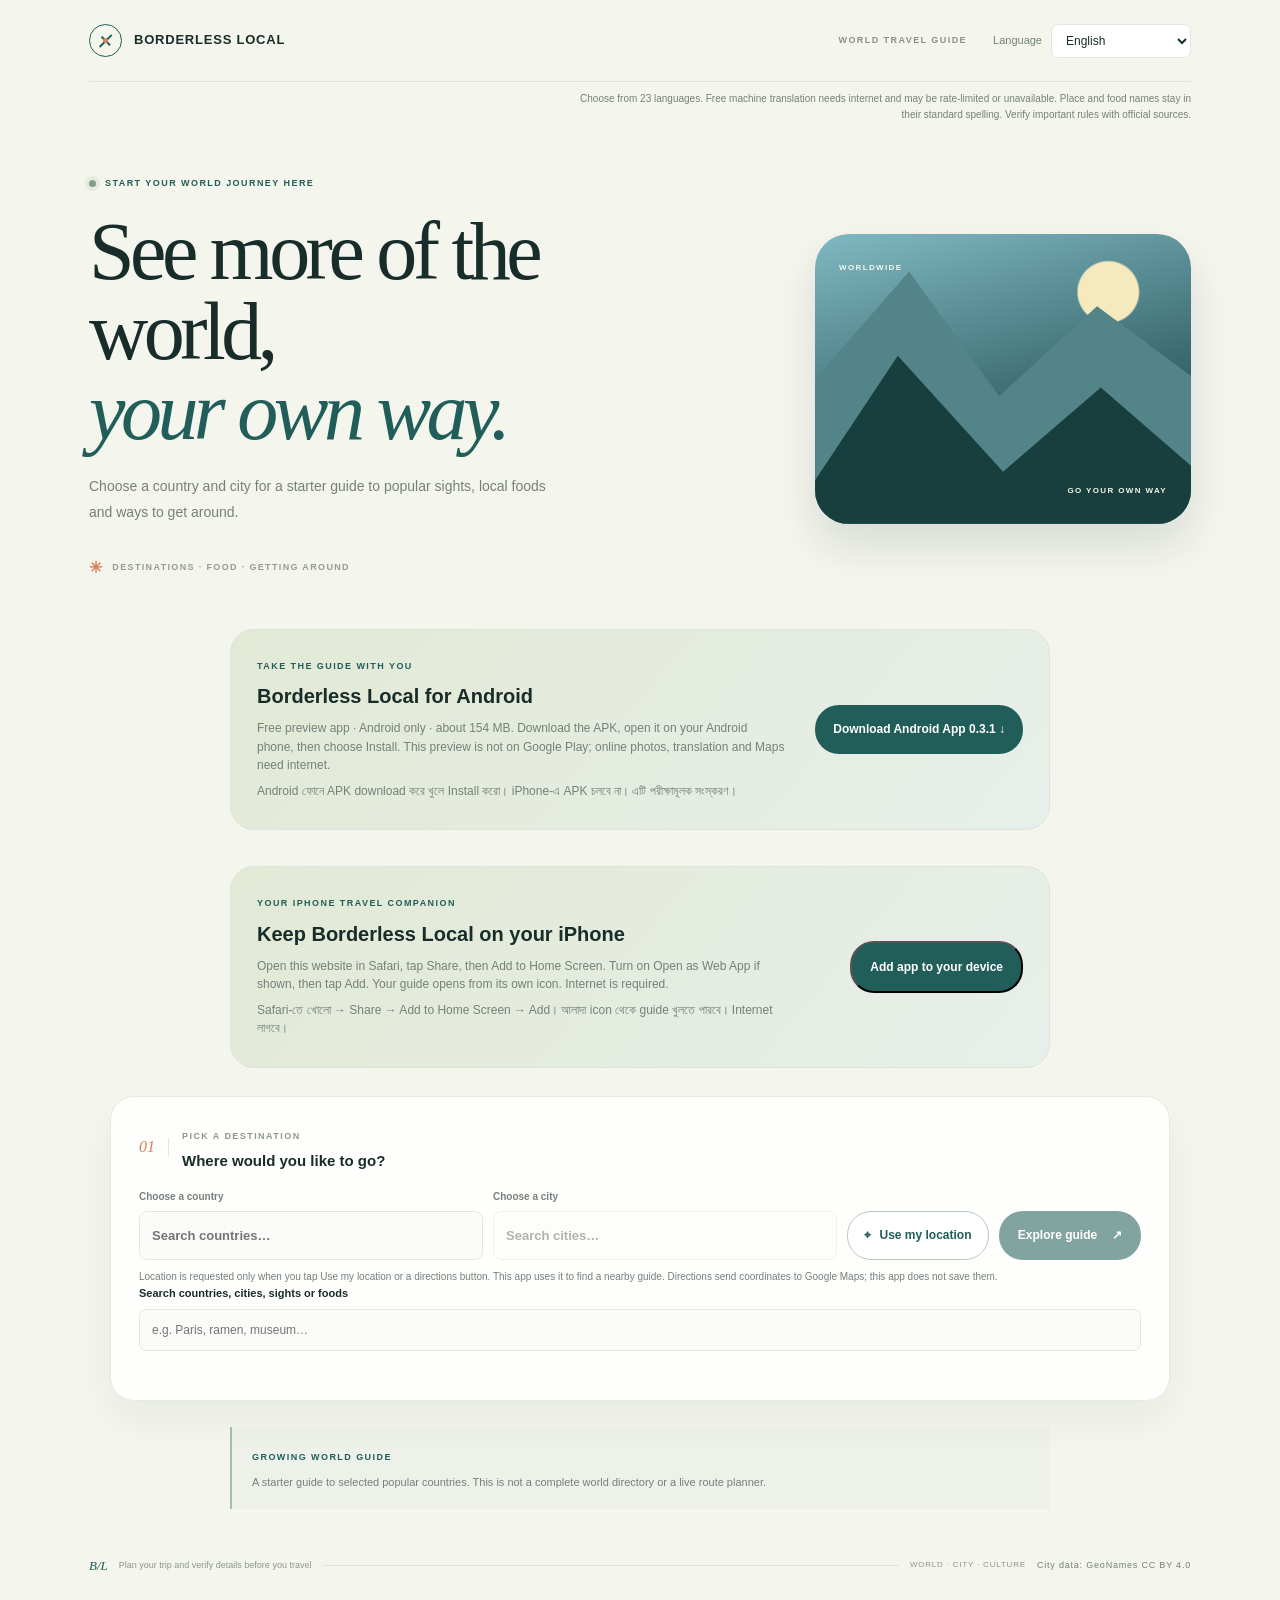
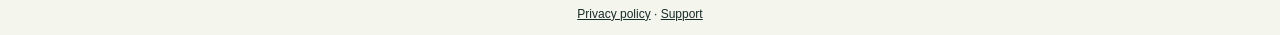
<file: src/main/resources/web/index.html>
<!doctype html>
<html lang="en">
<head>
  <meta charset="utf-8">
  <meta name="viewport" content="width=device-width, initial-scale=1">
  <meta name="theme-color" content="#f3f5ef">
  <meta name="description" content="Explore destination guides, local food, getting around and location-based directions around the world.">
  <title>Borderless Local — World Travel Guide</title>
  <link rel="stylesheet" href="styles.css?v=travel-092">
  <script src="cities500.js?v=local-guides-4" defer></script>
  <script src="script.js?v=local-guides-4" defer></script>
  <link rel="manifest" href="manifest.webmanifest">
  <link rel="apple-touch-icon" href="apple-touch-icon.png">
  <meta name="apple-mobile-web-app-capable" content="yes">
  <meta name="apple-mobile-web-app-title" content="Borderless Local">
  <meta name="apple-mobile-web-app-status-bar-style" content="default">
  <script src="install.js?v=install-fix-2" defer></script>
</head>
<body>
  <main class="shell">
    <header class="topbar">
      <a class="brand" href="./" aria-label="Borderless Local home">
        <span class="brand-mark" aria-hidden="true"><span></span></span>
        <span class="brand-name">Borderless <b>Local</b></span>
      </a>
      <div class="header-tools">
        <span class="header-note" id="header-note">WORLD TRAVEL GUIDE</span>
        <label class="language-wrap"><span id="language-label">ভাষা</span>
          <select id="language" aria-labelledby="language-label">
            <option value="bn">বাংলা</option><option value="en" selected>English</option>
            <option value="ja">日本語</option><option value="my">မြန်မာ</option>
            <option value="zh">中文</option><option value="ko">한국어</option>
            <option value="vi">Tiếng Việt</option><option value="th">ไทย</option>
            <option value="id">Bahasa Indonesia</option><option value="ms">Bahasa Melayu</option>
            <option value="tl">Filipino</option><option value="hi">हिन्दी</option>
            <option value="ur">اردو</option><option value="ar">العربية</option>
            <option value="fr">Français</option><option value="de">Deutsch</option>
            <option value="es">Español</option><option value="pt">Português</option>
            <option value="ru">Русский</option><option value="it">Italiano</option>
            <option value="ne">नेपाली</option><option value="si">සිංහල</option>
            <option value="km">ខ្មែរ</option>
          </select>
        </label>
      </div>
    </header>
    <p class="language-note" id="language-note">Interface is available in English and Bengali. Other language choices currently use English; destination names and guide details are in English.</p>

    <section class="hero">
      <div class="hero-copy">
        <div class="eyebrow"><span class="status-dot"></span><span id="eyebrow-text">START YOUR WORLD JOURNEY HERE</span></div>
        <h1 id="headline">See more of the world,<br><em>your own way.</em></h1>
        <p id="intro">Choose a country and city for a starter guide to popular sights, local foods and ways to get around.</p>
        <div class="hero-footnote"><span class="hero-spark" aria-hidden="true">✳</span> DESTINATIONS · FOOD · GETTING AROUND</div>
      </div>
      <div class="hero-art" aria-hidden="true"><div class="art-orbit orbit-one"></div><div class="art-orbit orbit-two"></div><div class="art-sun"></div><div class="art-pin"><span></span></div><div class="art-label label-top">WORLDWIDE</div><div class="art-label label-bottom">GO YOUR OWN WAY</div><div class="art-line"></div></div>
    </section>

    <section class="android-download" aria-label="Download Android app">
      <div><span class="eyebrow">TAKE THE GUIDE WITH YOU</span><h2>Borderless Local for Android</h2><p>Free preview app · Android only · about 154 MB. Download the APK, open it on your Android phone, then choose Install. This preview is not on Google Play; online photos, translation and Maps need internet.</p><p lang="bn">Android ফোনে APK download করে খুলে Install করো। iPhone-এ APK চলবে না। এটি পরীক্ষামূলক সংস্করণ।</p></div>
      <a class="android-download-button" href="https://github.com/mahbubhasanoly5-arch/borderless-local-assistant/releases/download/v0.3.1-preview/Borderless-Local-0.3.1-debug.apk">Download Android App 0.3.1 ↓</a>
    </section>
    <section class="android-download" aria-label="Use on iPhone">
      <div><span class="eyebrow">YOUR IPHONE TRAVEL COMPANION</span><h2>Keep Borderless Local on your iPhone</h2><p>Open this website in Safari, tap Share, then Add to Home Screen. Turn on Open as Web App if shown, then tap Add. Your guide opens from its own icon. Internet is required.</p><p lang="bn">Safari-তে খোলো → Share → Add to Home Screen → Add। আলাদা icon থেকে guide খুলতে পারবে। Internet লাগবে।</p><p id="install-status" class="no-translate" role="status" aria-live="polite"></p><p id="install-help" class="no-translate" tabindex="-1" hidden></p></div>
      <button class="android-download-button no-translate" id="install-app" type="button" aria-controls="install-help" aria-expanded="false">Add app to your device</button>
    </section>
    <section class="search-panel picker" aria-label="Choose a destination">
      <div class="panel-heading"><span class="panel-number">01</span><div><span class="eyebrow" id="select-kicker">PICK A DESTINATION</span><h2 id="country-label">Where would you like to go?</h2></div></div>
      <div class="destination-row">
        <div class="country-field-wrap">
          <label class="destination-field"><span id="country-field-label">Country</span><input id="country" type="search" autocomplete="off" placeholder="Search countries…" aria-labelledby="country-field-label" role="combobox" aria-autocomplete="list" aria-controls="country-options-list" aria-expanded="false"></label>
          <div id="country-picker" class="country-picker" hidden><div id="country-options-list" class="country-options-list" role="listbox" aria-label="Matching countries"></div></div>
        </div>
        <div class="city-field-wrap">
          <label class="destination-field"><span id="city-field-label">City</span><input id="city" type="search" autocomplete="off" placeholder="Search cities…" aria-labelledby="city-field-label" disabled></label>
          <div id="city-picker" class="city-picker" hidden aria-label="Available cities"><div id="city-count" class="city-picker-count"></div><div id="city-options-list" class="city-options-list" role="listbox" aria-label="Cities"></div></div>
        </div>
        <button id="location-button" class="location-button" type="button"><span aria-hidden="true">⌖</span><span id="location-button-text">Use my location</span></button>
        <button id="show-button" type="button"><span id="button-text">Explore guide</span><span aria-hidden="true">↗</span></button>
      </div>
      <p class="location-privacy" id="location-privacy">Your location is requested only when you tap a location or directions button. Directions send your coordinates to Google Maps; this app does not save them.</p>
      <label class="search-label" for="search" id="search-label">Search countries, cities, sights or foods</label>
      <input id="search" type="search" autocomplete="off" placeholder="e.g. Paris, ramen, museum…">
      <p class="status" id="status" role="status" aria-live="polite"></p>
    </section>

    <section id="results" class="results" hidden>
      <div class="result-heading"><div><span class="eyebrow" id="guide-kicker">DESTINATION GUIDE</span><h2 id="destination-title"></h2><p id="destination-subtitle"></p></div><span class="result-index">TRAVEL NOTES <span>↘</span></span></div>
      <div class="travel-grid">
        <article class="info-card places-card"><div class="card-title"><span class="card-icon">✳</span><div><span class="eyebrow" id="places-kicker">SEE & DO</span><h3 id="places-title">Places to explore</h3></div></div><div id="places-list" class="entry-list"></div></article>
        <article class="info-card food-card"><div class="card-title"><span class="card-icon">⌁</span><div><span class="eyebrow" id="food-kicker">LOCAL FLAVOURS</span><h3 id="food-title">Local foods</h3></div></div><div id="food-list" class="entry-list"></div></article>
        <article class="info-card transit-card"><div class="card-title"><span class="card-icon transit-icon">↗</span><div><span class="eyebrow" id="transit-kicker">GETTING AROUND</span><h3 id="transit-title">Getting around</h3></div></div><div id="transit-list" class="entry-list"></div></article>
        <article class="info-card no-translate"><div class="card-title"><span class="card-icon">⌖</span><div><span class="eyebrow">EVERYDAY LOCAL GUIDE</span><h3>Local guide · স্থানীয় গাইড</h3></div></div><div id="local-guide-list" class="entry-list"></div></article>
        <article class="info-card no-translate"><div class="card-title"><span class="card-icon">§</span><div><span class="eyebrow">RULES & REGULATIONS</span><h3>Rules · নিয়ম ও আচরণ</h3></div></div><div id="local-rules-list" class="entry-list"></div></article>
        <article class="info-card no-translate"><div class="card-title"><span class="card-icon">↳</span><div><span class="eyebrow">STUDYING ABROAD</span><h3>Student guide · শিক্ষার্থী গাইড</h3></div></div><div id="student-guide-list" class="entry-list"></div></article>
        <article class="info-card database-guide-card no-translate" id="database-guide-card" hidden>
          <div class="card-title"><span class="card-icon">↳</span><div><span class="eyebrow">LOCAL DATABASE</span><h3>Saved rules & transit notes</h3></div></div>
          <div class="database-guide-columns">
            <section><h4>Rules & etiquette</h4><div id="database-rules" class="entry-list"></div></section>
            <section><h4>Transit guides</h4><div id="database-transit" class="entry-list"></div></section>
          </div>
        </article>
      </div>
      <p class="accuracy-note" id="accuracy-note">This is starter trip-planning information. Transit, opening hours, tickets, visa and safety rules can change. Check official local or transport sources before travelling.</p>
    </section>
    <section class="coverage-note"><span class="eyebrow">GROWING WORLD GUIDE</span><p id="coverage-copy">A starter guide to selected popular countries. This is not a complete world directory or a live route planner.</p></section>
    <footer><span class="footer-brand">B/L</span><span id="footer-copy">Plan your trip and verify details before you travel</span><span class="footer-line"></span><span>WORLD · CITY · CULTURE</span><a class="geo-credit" href="https://www.geonames.org/" target="_blank" rel="noopener">City data: GeoNames CC BY 4.0</a></footer>
    <p style="text-align:center;font-size:12px"><a href="privacy.html">Privacy policy</a> · <a href="mailto:mahbubhasanoly@gmail.com">Support</a></p>
  </main>
</body>
</html>
</file>
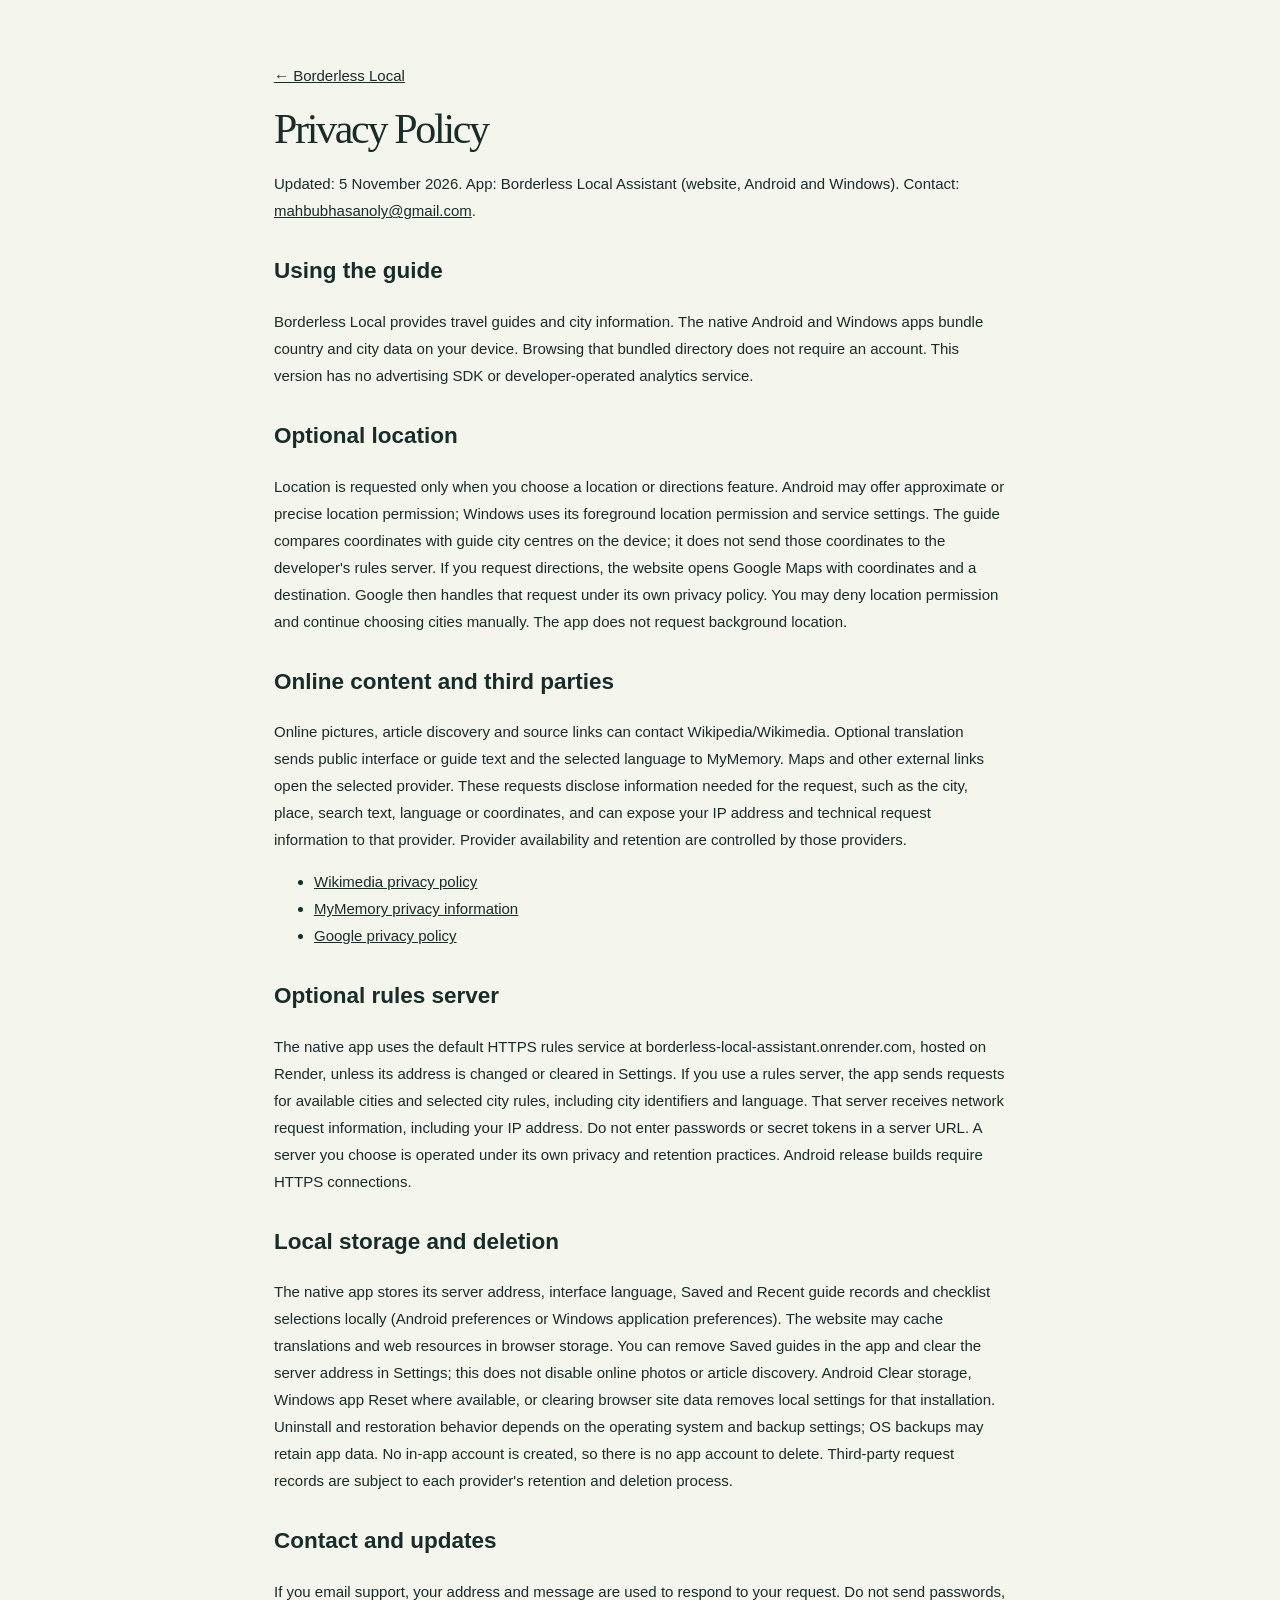
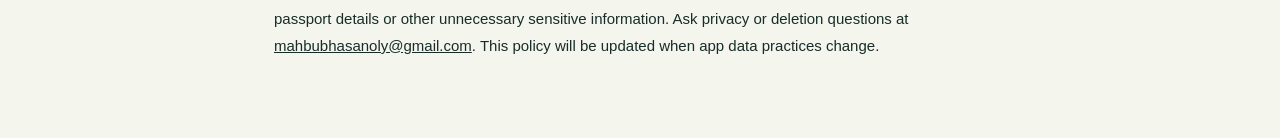
<file: src/main/resources/web/privacy.html>
<!doctype html>
<html lang="en"><head><meta charset="utf-8"><meta name="viewport" content="width=device-width,initial-scale=1"><title>Privacy Policy — Borderless Local</title><link rel="stylesheet" href="styles.css"><style>.policy{max-width:780px;margin:40px auto;padding:24px}.policy h1{font-size:42px}.policy h2{margin-top:30px}.policy p,.policy li{line-height:1.8}</style></head>
<body><main class="policy"><a href="index.html">← Borderless Local</a><h1>Privacy Policy</h1><p>Updated: 5 November 2026. App: Borderless Local Assistant (website, Android and Windows). Contact: <a href="mailto:mahbubhasanoly@gmail.com">mahbubhasanoly@gmail.com</a>.</p>
<h2>Using the guide</h2><p>Borderless Local provides travel guides and city information. The native Android and Windows apps bundle country and city data on your device. Browsing that bundled directory does not require an account. This version has no advertising SDK or developer-operated analytics service.</p>
<h2>Optional location</h2><p>Location is requested only when you choose a location or directions feature. Android may offer approximate or precise location permission; Windows uses its foreground location permission and service settings. The guide compares coordinates with guide city centres on the device; it does not send those coordinates to the developer's rules server. If you request directions, the website opens Google Maps with coordinates and a destination. Google then handles that request under its own privacy policy. You may deny location permission and continue choosing cities manually. The app does not request background location.</p>
<h2>Online content and third parties</h2><p>Online pictures, article discovery and source links can contact Wikipedia/Wikimedia. Optional translation sends public interface or guide text and the selected language to MyMemory. Maps and other external links open the selected provider. These requests disclose information needed for the request, such as the city, place, search text, language or coordinates, and can expose your IP address and technical request information to that provider. Provider availability and retention are controlled by those providers.</p><ul><li><a href="https://foundation.wikimedia.org/wiki/Policy:Privacy_policy">Wikimedia privacy policy</a></li><li><a href="https://mymemory.translated.net/doc/privacy.php">MyMemory privacy information</a></li><li><a href="https://policies.google.com/privacy">Google privacy policy</a></li></ul>
<h2>Optional rules server</h2><p>The native app uses the default HTTPS rules service at borderless-local-assistant.onrender.com, hosted on Render, unless its address is changed or cleared in Settings. If you use a rules server, the app sends requests for available cities and selected city rules, including city identifiers and language. That server receives network request information, including your IP address. Do not enter passwords or secret tokens in a server URL. A server you choose is operated under its own privacy and retention practices. Android release builds require HTTPS connections.</p>
<h2>Local storage and deletion</h2><p>The native app stores its server address, interface language, Saved and Recent guide records and checklist selections locally (Android preferences or Windows application preferences). The website may cache translations and web resources in browser storage. You can remove Saved guides in the app and clear the server address in Settings; this does not disable online photos or article discovery. Android Clear storage, Windows app Reset where available, or clearing browser site data removes local settings for that installation. Uninstall and restoration behavior depends on the operating system and backup settings; OS backups may retain app data. No in-app account is created, so there is no app account to delete. Third-party request records are subject to each provider's retention and deletion process.</p>
<h2>Contact and updates</h2><p>If you email support, your address and message are used to respond to your request. Do not send passwords, passport details or other unnecessary sensitive information. Ask privacy or deletion questions at <a href="mailto:mahbubhasanoly@gmail.com">mahbubhasanoly@gmail.com</a>. This policy will be updated when app data practices change.</p></main></body></html>
</file>
<file: src/main/resources/web/styles.css>
:root{color-scheme:light;--ink:#182c29;--muted:#74817a;--paper:#f3f5ef;--card:#fff;--line:#e3e8df;--green:#285d4b;--green-dark:#173d34;--lime:#d4e17a;--orange:#dc805c;--serif:'Iowan Old Style','Palatino Linotype',Georgia,serif;--sans:'Segoe UI','Noto Sans Bengali','Noto Sans JP','Noto Sans Myanmar',sans-serif}
*{box-sizing:border-box}
.android-download{display:flex;align-items:center;gap:24px;justify-content:space-between;background:#e9eee5;border:1px solid #dce5da;border-radius:14px;padding:22px 26px;margin:8px auto 28px;max-width:820px;width:100%}.android-download h2{font-size:20px;margin:6px 0}.android-download p{font-size:12px;color:var(--muted);max-width:530px;margin:7px 0}.android-download-button{display:inline-block;flex-shrink:0;border-radius:8px;padding:15px 18px;background:var(--green);color:#fff;text-decoration:none;font-size:12px;font-weight:700}.android-download-button:focus-visible{outline:3px solid var(--orange);outline-offset:3px}@media(max-width:650px){.android-download{align-items:stretch;flex-direction:column;padding:20px;gap:12px}.android-download-button{text-align:center}}
html{scroll-behavior:smooth}
body{margin:0;background:var(--paper);color:var(--ink);font:15px/1.55 var(--sans)}
button,input,select{font:inherit}
a{color:inherit}
.shell{max-width:1190px;min-height:100vh;margin:0 auto;padding:0 44px;display:flex;flex-direction:column}
.topbar{height:82px;display:flex;align-items:center;justify-content:space-between;border-bottom:1px solid #dfe5dc}
.language-note{max-width:620px;margin:9px 0 0 auto;color:var(--muted);font-size:10px;line-height:1.55;text-align:right}
.brand{display:inline-flex;align-items:center;gap:12px;color:var(--ink);text-decoration:none}
.brand-mark{width:33px;height:33px;border:1.5px solid var(--green);border-radius:50%;display:grid;place-items:center;position:relative}
.brand-mark:before,.brand-mark:after{content:'';position:absolute;width:17px;height:1.5px;background:var(--green);transform:rotate(-45deg)}
.brand-mark:after{transform:rotate(45deg);width:12px}
.brand-mark span{width:5px;height:5px;border-radius:50%;background:var(--orange);z-index:1}
.brand-name{font-size:13px;font-weight:700;letter-spacing:.06em;text-transform:uppercase}
.brand-name span{font-weight:400;color:var(--green);margin-left:4px}
.header-tools{display:flex;align-items:center;gap:26px}
.header-note,.eyebrow{font-size:9px;line-height:1.4;letter-spacing:.16em;font-weight:700;color:var(--green);text-transform:uppercase}
.header-note{color:#88928c}
.language-wrap{display:flex;align-items:center;gap:9px;color:var(--muted);font-size:11px}
.language-wrap select{max-width:140px;padding:8px 28px 8px 10px;border:1px solid var(--line);border-radius:7px;background:#fff;color:var(--ink);font-size:12px}
.hero{min-height:360px;display:grid;grid-template-columns:1.3fr .7fr;align-items:center;gap:28px;padding:45px 0 30px}
.hero-copy{max-width:640px;padding:10px 0}
.hero-copy>.eyebrow{display:flex;align-items:center;gap:9px}
.status-dot{width:7px;height:7px;border-radius:50%;background:#80a284;box-shadow:0 0 0 4px #80a28420}
h1{font:500 clamp(48px,7vw,82px)/.98 var(--serif);letter-spacing:-.055em;margin:22px 0 20px}
h1 em{font-weight:500;color:var(--green);white-space:nowrap}
.hero-copy>p{max-width:480px;margin:0;color:var(--muted);font-size:14px;line-height:1.9}
.hero-footnote{margin-top:30px;display:flex;align-items:center;gap:9px;font-size:9px;font-weight:700;letter-spacing:.15em;color:#929d96}
.hero-spark{font-size:16px;color:var(--orange)}
.hero-art{position:relative;height:290px;overflow:hidden;border-radius:44% 44% 43% 43%;background:radial-gradient(circle at 49% 44%,#f6efdb 0 13%,transparent 13.5%),linear-gradient(145deg,#dde9dc,#c8d9c9 55%,#a9c4b4);isolation:isolate}
.hero-art:before,.hero-art:after{content:'';position:absolute;inset:18px 32px;border:1px solid #fff9;border-radius:50%;transform:rotate(-30deg) scaleX(.67)}
.hero-art:after{inset:36px 17px;transform:rotate(35deg) scaleX(.67)}
.art-orbit{position:absolute;border:1px solid #ffffffa6;border-radius:50%;z-index:-1}
.orbit-one{width:320px;height:180px;left:50%;top:50%;transform:translate(-50%,-50%) rotate(-33deg)}
.orbit-two{width:230px;height:280px;left:50%;top:50%;transform:translate(-50%,-50%) rotate(26deg)}
.art-sun{position:absolute;width:80px;height:80px;border-radius:50%;background:#d87555;left:50%;top:38%;transform:translate(-50%,-50%);box-shadow:0 0 0 15px #d8755518,0 0 0 31px #d875550d}
.art-pin{position:absolute;left:50%;top:57%;width:26px;height:34px;background:var(--green-dark);border-radius:50% 50% 50% 0;transform:translate(-50%,-50%) rotate(-45deg);box-shadow:0 8px 18px #173d3440}
.art-pin span{position:absolute;width:8px;height:8px;left:9px;top:9px;border-radius:50%;background:var(--lime)}
.art-line{position:absolute;width:1px;height:45px;background:var(--green-dark);left:50%;top:61%;opacity:.55}
.art-label{position:absolute;font-size:8px;letter-spacing:.17em;font-weight:700;color:#355b4d}
.label-top{left:18%;top:22%}.label-bottom{right:12%;bottom:20%}
.search-panel{position:relative;background:var(--card);border:1px solid #e6e9e1;border-radius:14px;padding:25px 28px 22px;box-shadow:0 14px 34px #244f3810;max-width:820px;width:100%;margin:0 auto 26px}
.panel-heading{display:flex;align-items:center;gap:13px;margin-bottom:17px}
.panel-number{font:italic 16px var(--serif);color:var(--orange);border-right:1px solid var(--line);padding-right:13px}
.panel-heading .eyebrow{color:#8b9890}
.panel-heading h2{font-size:15px;margin:4px 0 0;font-weight:600}
.city-row{display:flex;gap:10px}
.select-wrap{position:relative;flex:1;min-width:0}
.field-icon{position:absolute;left:14px;top:50%;transform:translateY(-50%);color:var(--green);font-size:20px;pointer-events:none}
.city-row select{height:49px;width:100%;appearance:none;border:1px solid var(--line);border-radius:8px;padding:0 38px;background:#fbfcf9;color:var(--ink)}
.select-wrap:after{content:'⌄';position:absolute;right:15px;top:50%;transform:translateY(-55%);color:var(--muted);pointer-events:none}
.picker button{border:0;border-radius:8px;background:var(--green);color:#fff;padding:0 18px;min-width:148px;font-size:12px;font-weight:700;display:flex;align-items:center;justify-content:center;gap:15px;cursor:pointer;transition:background .2s,transform .2s}
.picker button:hover:not(:disabled){background:var(--green-dark);transform:translateY(-1px)}
.picker button:disabled,.picker select:disabled,.picker input:disabled{opacity:.56;cursor:not-allowed}
.search-divider{display:flex;align-items:center;gap:12px;margin:20px 0 13px;color:#9aa39c;font-size:8px;font-weight:700;letter-spacing:.15em}
.search-divider:before,.search-divider:after{content:'';height:1px;background:var(--line);flex:1}
.search-label{display:block;font-size:11px;font-weight:600;margin:0 0 7px}
.picker input[type=search]{width:100%;height:42px;border:1px solid var(--line);border-radius:7px;padding:0 12px;background:#fbfcf9;color:var(--ink);font-size:12px;outline:none}
.picker input[type=search]:focus,.city-row select:focus,.language-wrap select:focus{border-color:#7a9a83;box-shadow:0 0 0 3px #285d4b16;outline:none}
.live-search-row{position:relative;display:flex;gap:8px;margin-top:9px}
.live-search-row .search-icon{z-index:1}
.live-search-row input{height:46px!important;padding-left:43px!important;flex:1;min-width:0;font-size:13px!important;background:#fff!important}
.picker .live-search-row button{min-width:112px;height:46px;padding:0 16px}
.live-search-note{font-size:10px;line-height:1.7;color:#8b9690;margin:8px 0 0}
.status{font-size:11px;color:var(--muted);margin:7px 0 0;min-height:16px}
.status.error{color:#a44137}
.results{padding:36px 0 10px}
.result-heading{display:flex;justify-content:space-between;align-items:end;margin-bottom:18px;padding:0 2px}
.result-heading h2{font:500 38px/1.15 var(--serif);letter-spacing:-.035em;margin:5px 0 0}
.result-index{font-size:8px;font-weight:700;letter-spacing:.13em;color:#89958e}
.result-index span{font-size:16px;color:var(--orange);margin-left:5px}
.live-results{background:#e9eee5;border:1px solid #dce5da;border-radius:14px;padding:22px;margin:0 0 16px}
.live-section-head{display:flex;align-items:center;justify-content:space-between;border-bottom:1px solid #d8e0d5;padding-bottom:14px}
.live-section-head .eyebrow{color:#72877a}
.live-section-head h3{font:500 25px/1.2 var(--serif);margin:4px 0 0}
.live-mark{font:italic 24px var(--serif);color:var(--green);width:43px;height:43px;border:1px solid #b9cbbd;border-radius:50%;display:grid;place-items:center}
.live-answer{white-space:pre-wrap;font-size:13px;line-height:1.9;color:#344940;margin:16px 0}
.source-list{display:flex;flex-wrap:wrap;gap:7px;margin:12px 0}
.source-heading,.place-heading{font-size:11px;margin:16px 0 8px;color:var(--green-dark)}
.source-link{font-size:10px;color:var(--green);padding:6px 10px;border:1px solid #ccd9cd;border-radius:20px;text-decoration:none;background:#ffffff85}
.source-link:hover,.place-link:hover{text-decoration:underline}
.place-grid{display:grid;grid-template-columns:repeat(2,minmax(0,1fr));gap:12px}
.place-heading{grid-column:1/-1}
.place-card{background:#fff;border:1px solid #e2e8df;border-radius:11px;overflow:hidden;min-width:0;box-shadow:0 5px 16px #244f3808}
.place-card>img{width:100%;height:190px;object-fit:cover;background:#e6ede5;display:block}
.place-body{padding:14px 15px 13px}
.place-body h4{margin:0 0 5px;font-size:14px;line-height:1.4}
.place-address,.place-coordinates,.photo-credit,.map-credit{font-size:10px;line-height:1.6;color:#77847c;margin:0 0 7px}
.place-coordinates{font-variant-numeric:tabular-nums}
.place-actions{display:flex;flex-wrap:wrap;gap:7px;margin:10px 0}
.place-link{font-size:10px;color:var(--green);font-weight:700;text-decoration:none;padding:7px 9px;background:#eef3ea;border-radius:6px}
.map-preview{border-top:1px solid #edf0eb;padding-top:8px;margin-top:8px}
.map-preview summary{font-size:10px;color:var(--green);font-weight:700;cursor:pointer;list-style:none}
.map-preview summary::-webkit-details-marker{display:none}
.map-preview summary:after{content:'＋';float:right;font-size:13px}
.map-preview[open] summary:after{content:'−'}
.map-preview iframe{width:100%;height:195px;border:0;border-radius:7px;margin-top:8px;background:var(--paper)}
.map-credit{margin:3px 0 0;text-align:right}
.photo-credit{font-size:9px;margin:8px 0 0}
.photo-credit a{color:var(--green)}
.live-config-hint{background:#fff;border:1px solid #dce5da;border-radius:7px;padding:11px 13px;font-size:11px;line-height:1.7;color:var(--muted);margin:14px 0 0}
.card-grid{display:grid;grid-template-columns:1fr 1fr;gap:14px}
.info-card{background:var(--card);border:1px solid #e5e9e1;border-radius:12px;padding:20px 21px;min-height:170px}
.transit-card{background:#f9f8f2}
.card-title{display:flex;gap:12px;align-items:center;padding-bottom:13px;border-bottom:1px solid var(--line)}
.card-icon{display:grid;place-items:center;width:35px;height:35px;border-radius:9px;background:#edf2e9;color:var(--green);font-size:19px}
.transit-icon{background:#f3ebe3;color:var(--orange)}
.card-title h3{margin:3px 0 0;font-size:14px;font-weight:600}
.card-title .eyebrow{font-size:8px;color:#849188}
.entry-list{padding-top:3px}
.entry{padding:12px 0 10px;border-bottom:1px solid #eef0eb}
.entry:last-child{border-bottom:0;padding-bottom:3px}
.entry h4{font-size:12px;margin:0 0 4px;font-weight:700}
.recommendation-card{padding:12px 0 13px}
.recommendation-image{display:block;width:100%;height:142px;object-fit:cover;border-radius:8px;margin:8px 0 3px;background:#e9eee7}
.recommendation-image[hidden],.photo-fallback[hidden]{display:none!important}
.photo-fallback{display:grid;place-items:center;width:100%;height:142px;margin:8px 0 3px;border-radius:8px;background:linear-gradient(135deg,#e8eee8,#f4efe2);color:#65756b;font-size:10px;text-align:center}
.image-credit{display:block;width:max-content;margin-top:3px;color:#77857c;font-size:9px;text-decoration:underline}
.listing-note{font-size:10px!important;line-height:1.6!important;margin:4px 0 8px!important;color:var(--muted)}
.food-discovery-heading{margin:16px 0 2px;padding-top:12px;border-top:1px solid var(--line);font-size:12px}
.food-shop-heading{margin:10px 0 5px;font-size:11px;font-weight:700;color:var(--green-dark)}
.food-shop-results{margin:10px 0 2px;padding:9px 10px;border:1px solid var(--line);border-radius:8px;background:#f7f8f3}
.food-shop-results h6{margin:0 0 6px;font-size:10px;color:var(--green-dark)}
.food-shop-entry{padding:7px 0;border-top:1px solid var(--line)}
.food-shop-entry strong{display:block;font-size:10px}
.directions-link{border:0;cursor:pointer;font-family:inherit}
.directions-link:focus-visible,.entry-link:focus-visible{outline:3px solid #9ab7a3;outline-offset:2px}
.entry p{font-size:11px;line-height:1.8;color:var(--muted);margin:0;white-space:pre-wrap}
.entry-tag{font-size:8px;text-transform:uppercase;color:var(--orange);font-weight:700;letter-spacing:.1em;margin-bottom:3px}
.empty{color:var(--muted);font-size:11px;line-height:1.7;padding:12px 0 3px}
footer{margin-top:auto;padding:33px 0 19px;display:flex;align-items:center;gap:11px;color:#8b9690;font-size:8px;letter-spacing:.1em}
.footer-brand{font:italic 13px var(--serif);color:var(--green);letter-spacing:0}
footer span:nth-child(2){letter-spacing:0;font-size:9px}
.footer-line{height:1px;background:#dfe5dc;flex:1}

@media(max-width:760px){.shell{padding:0 24px}.hero{min-height:320px;grid-template-columns:1.2fr .8fr;gap:12px}.hero-art{height:235px}.result-heading h2{font-size:33px}}
@media(max-width:560px){.shell{padding:0 17px}.topbar{height:68px}.header-note{display:none}.header-tools{gap:10px}.language-wrap select{max-width:112px}.language-note{margin:8px 0 0;font-size:9px;text-align:left}.hero{min-height:auto;grid-template-columns:1fr;padding:32px 0 24px}.hero-art{height:170px;width:80%;max-width:300px;justify-self:center;margin:2px 0 8px}.hero-copy{padding:0}.hero-copy>p{font-size:13px}.hero-footnote{margin-top:19px;letter-spacing:.1em}.art-sun{width:60px;height:60px}.search-panel{padding:20px 17px;margin-bottom:15px}.city-row{flex-direction:column}.city-row button{height:46px;width:100%}.live-search-row{flex-direction:column}.picker .live-search-row button{height:44px;width:100%}.result-heading{align-items:center}.result-heading h2{font-size:30px}.result-index{font-size:7px}.live-results{padding:16px}.place-grid,.card-grid{grid-template-columns:1fr}.place-card>img{height:200px}.info-card{padding:17px}footer{flex-wrap:wrap;line-height:1.8;padding-top:26px}footer .footer-line{display:none}footer span:last-child{width:100%;padding-left:24px}}
.destination-row{display:grid;grid-template-columns:1fr 1fr auto;gap:10px;align-items:end}
.destination-field{display:grid;gap:6px;font-size:10px;font-weight:700;color:var(--muted)}
.destination-field select,.destination-field input[type=search]{height:49px;width:100%;border:1px solid var(--line);border-radius:8px;padding:0 12px;background:#fbfcf9;color:var(--ink);font-size:13px;min-width:0}
.destination-row select:focus,.destination-row input:focus,.picker input[type=search]:focus,.language-wrap select:focus{border-color:#7a9a83;box-shadow:0 0 0 3px #285d4b16;outline:none}
.picker .destination-row button{height:49px;min-width:142px}
.travel-grid{display:grid;grid-template-columns:repeat(3,minmax(0,1fr));gap:14px}
.database-guide-card{grid-column:1/-1;min-height:0}
.database-guide-columns{display:grid;grid-template-columns:1fr 1fr;gap:24px}
.database-guide-columns section>h4{font-size:12px;margin:13px 0 2px;color:var(--green-dark)}
.result-heading{align-items:center}
.result-heading h2{margin:6px 0 2px}
.result-heading p{color:var(--muted);font-size:11px;margin:0}
.entry-link{display:inline-block;margin-top:7px;font-size:10px;color:var(--green);font-weight:700;text-decoration:none;padding:5px 8px;background:#eef3ea;border-radius:6px}
.entry-link:hover{text-decoration:underline}
.accuracy-note{max-width:850px;margin:16px auto 0;color:var(--muted);font-size:10px;line-height:1.8}
.coverage-note{max-width:820px;width:100%;margin:0 auto 16px;padding:16px 20px;border-left:2px solid #a7bea9;background:#edf1e9}
.coverage-note p{margin:6px 0 0;color:var(--muted);font-size:11px;line-height:1.8}
#search{margin-bottom:4px}
@media(max-width:760px){.travel-grid{grid-template-columns:1fr 1fr}.destination-row{grid-template-columns:1fr 1fr}.destination-row button{grid-column:1/-1}.picker .destination-row button{width:100%}}
@media(max-width:560px){.destination-row{grid-template-columns:1fr}.destination-row button{grid-column:auto}.picker .destination-row button{height:46px}.travel-grid{grid-template-columns:1fr}.result-heading{align-items:flex-start}.result-index{display:none}.coverage-note{padding:14px 16px}}
@media(max-width:560px){.recommendation-image,.photo-fallback{height:190px}}
.search-panel{max-width:1060px}
.destination-row{grid-template-columns:minmax(0,1fr) minmax(0,1fr) auto auto}
.picker .location-button{min-width:160px;border:1px solid #b7cbbc;background:#fff;color:var(--green);padding:0 12px;gap:8px}
.picker .location-button:hover:not(:disabled){background:#edf3ed;color:var(--green-dark)}
.location-privacy{margin:9px 0 0;color:var(--muted);font-size:10px;line-height:1.65}
.city-field-wrap{position:relative;min-width:0}
.country-field-wrap{position:relative;min-width:0}
.country-picker{position:absolute;top:calc(100% + 5px);left:0;right:0;z-index:30;padding:8px;border:1px solid var(--line);border-radius:9px;background:#fff;box-shadow:0 12px 30px #102c2225}
.country-picker[hidden]{display:none}
.country-options-list{display:grid;gap:5px;max-height:230px;overflow:auto;overscroll-behavior:contain}
.country-option{width:100%;min-height:38px;border:1px solid transparent;border-radius:7px;background:#fff;color:var(--ink);padding:8px 10px;text-align:left;font-size:11px;cursor:pointer}
.country-option:hover,.country-option[aria-selected=true]{border-color:#7a9a83;background:#e8f0e8;color:var(--green-dark)}
.city-picker{position:absolute;top:calc(100% + 5px);left:0;right:0;z-index:20;display:block;margin:0;padding:9px;border:1px solid var(--line);border-radius:9px;background:#fff;box-shadow:0 12px 30px #102c2225}
.city-picker[hidden]{display:none}
.city-picker-count{margin:0 0 7px;color:var(--muted);font-size:10px;line-height:1.5}
.city-options-list{display:grid;grid-template-columns:repeat(2,minmax(0,1fr));gap:6px;max-height:240px;overflow:auto;overscroll-behavior:contain}
.city-option{min-height:36px;border:1px solid var(--line);border-radius:7px;background:#fff;color:var(--ink);padding:7px 10px;text-align:left;font-size:11px;cursor:pointer;overflow-wrap:anywhere}
.city-option:hover,.city-option[aria-selected=true]{border-color:#7a9a83;background:#e8f0e8;color:var(--green-dark)}
.city-empty{grid-column:1/-1;color:var(--muted);font-size:11px;padding:8px}
.directory-entry{border-top:1px solid var(--line);padding:10px 0}
.geo-credit{font-size:9px;color:var(--muted);text-decoration:none}
.geo-credit:hover{text-decoration:underline}
@media(max-width:560px){.city-options-list{grid-template-columns:1fr 1fr;max-height:200px}.destination-field input[type=search]{font-size:16px}.city-picker{left:0;right:0}}
@media(max-width:760px){.destination-row{grid-template-columns:1fr 1fr}.destination-row #location-button{grid-column:1}.destination-row #show-button{grid-column:2}.picker .destination-row button{min-width:0;width:100%;padding:0 8px}}
@media(max-width:560px){.destination-row{grid-template-columns:1fr}.destination-row #location-button,.destination-row #show-button{grid-column:auto}.picker .destination-row button{height:46px}}
@media(max-width:560px){.database-guide-columns{grid-template-columns:1fr;gap:0}}

#install-app[hidden],#install-help[hidden]{display:none!important}
#install-help{padding:14px 16px;background:#fff;border:1px solid #b7cbb8;border-radius:10px;line-height:1.7;font-size:14px;max-width:100%}#install-help:focus{outline:2px solid var(--green);outline-offset:3px}#install-app:disabled{opacity:.65;cursor:wait}

/* Travel collection: coordinated with the native destination cards. */
:root{--paper:#f4f5ed;--green:#215e59;--green-dark:#163f3b;--lime:#dbedb5}
.hero-art{border-radius:34px;background:radial-gradient(circle at 78% 20%,#f5e9bd 0 8%,transparent 8.5%),linear-gradient(165deg,#80b9c3,#315f65 65%,#183e3e);box-shadow:0 22px 40px #163f3b20}
.hero-art:before{inset:0;border:0;border-radius:0;background:#53848a;clip-path:polygon(0 50%,25% 13%,49% 56%,75% 25%,100% 49%,100% 100%,0 100%);transform:none}
.hero-art:after{inset:0;border:0;border-radius:0;background:#183e3e;clip-path:polygon(0 85%,22% 42%,50% 82%,76% 53%,100% 80%,100% 100%,0 100%);transform:none}
.art-orbit,.art-sun,.art-pin,.art-line{display:none}
.art-label{z-index:1;color:#f2f7eb}.label-top{left:24px;top:28px}.label-bottom{right:24px;bottom:26px}
.search-panel,.info-card,.android-download{border-radius:24px}
.search-panel{background:#ffffffdc;backdrop-filter:blur(14px);box-shadow:0 18px 40px #163f3b0d}
.android-download{background:linear-gradient(130deg,#e2e9d5,#e7efea)}
.android-download-button,.picker button{border-radius:24px}
button:focus-visible,a:focus-visible{outline:3px solid #a66a28;outline-offset:4px}
@media(max-width:650px){.hero-art{border-radius:26px}.search-panel{border-radius:22px}}
</file>
